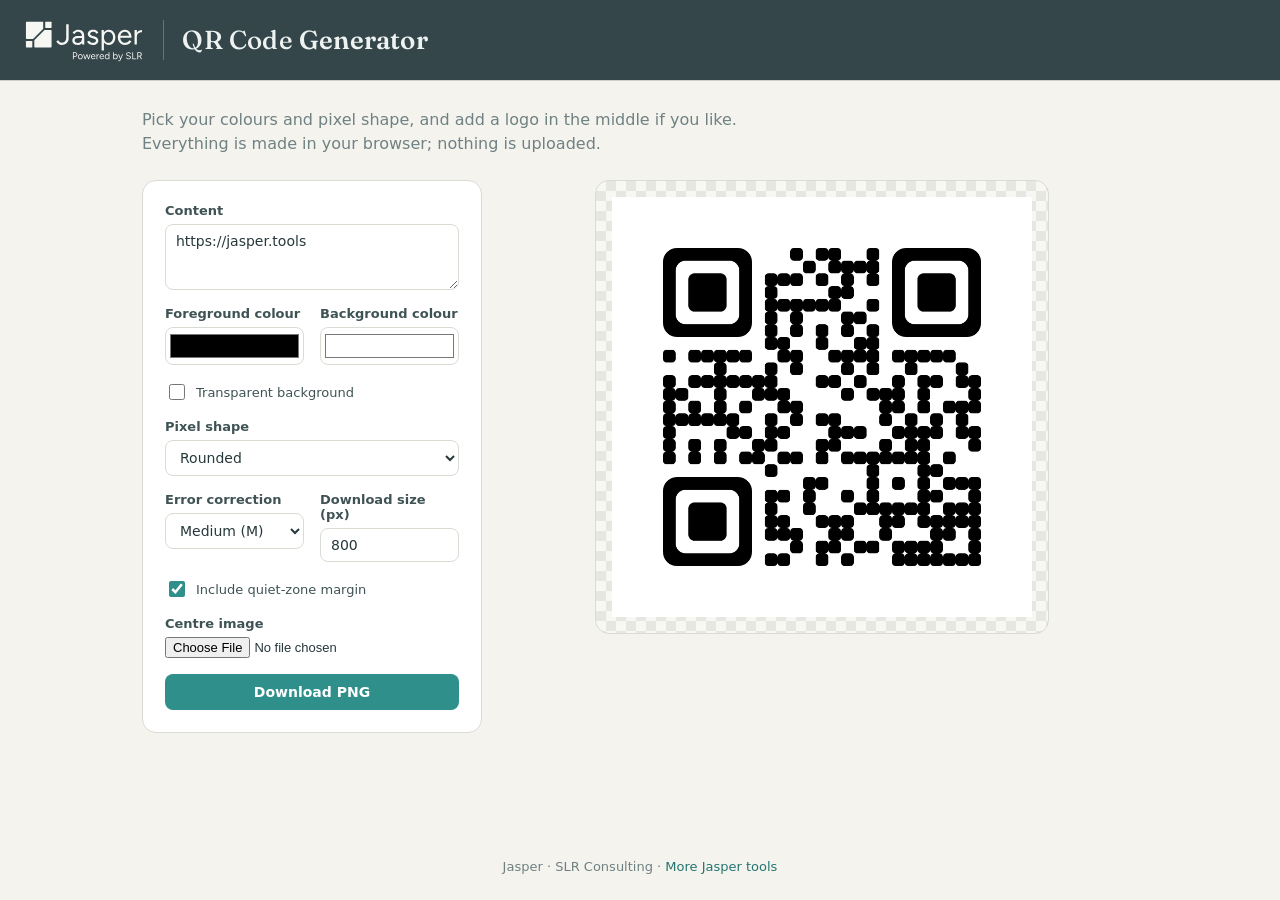
<file: QRCodes/index.html>
<!doctype html>
<html lang="en">
<head>
<meta charset="UTF-8">
<meta name="viewport" content="width=device-width, initial-scale=1.0">
<title>Jasper · QR Code Generator</title>
<meta name="description" content="Make QR codes with your own colours, pixel shapes and centre logo. Generated in your browser.">
<link rel="icon" type="image/svg+xml" href="brand/jasper-icon-cyan.svg">
<link rel="apple-touch-icon" href="brand/apple-touch-icon.png">
<!-- link previews (iMessage, WhatsApp, Slack…): these need a PNG at an absolute URL -->
<meta property="og:type" content="website">
<meta property="og:site_name" content="Jasper">
<meta property="og:title" content="Jasper · QR Code Generator">
<meta property="og:description" content="Make QR codes with your own colours, pixel shapes and centre logo.">
<meta property="og:url" content="https://qrcodes.jasper.tools/">
<meta property="og:image" content="https://qrcodes.jasper.tools/brand/jasper-share.png">
<meta property="og:image:width" content="512">
<meta property="og:image:height" content="512">
<meta property="og:image:alt" content="Jasper">
<meta name="twitter:card" content="summary">
<link rel="preconnect" href="https://fonts.googleapis.com">
<link rel="preconnect" href="https://fonts.gstatic.com" crossorigin>
<link href="https://fonts.googleapis.com/css2?family=Fraunces:opsz,wght@9..144,400;9..144,500;9..144,600&display=swap" rel="stylesheet">
<link rel="stylesheet" href="style.css">
</head>
<body>
<header id="brandbar">
  <a href="https://jasper.tools" class="home" title="All Jasper tools"><img class="logo" src="brand/jasper-logo-white.svg" alt="Jasper"></a>
  <div class="divider"></div>
  <a class="title" href="/" title="Start this tool fresh">QR Code <b>Generator</b></a>
</header>
<div class="app">
  <p class="subtitle">Pick your colours and pixel shape, and add a logo in the middle if you like. Everything is made in your browser; nothing is uploaded.</p>

  <div class="layout">
    <form class="controls" id="controls">

      <section class="field">
        <label for="content">Content</label>
        <textarea id="content" rows="3" placeholder="Enter a URL or text">https://jasper.tools</textarea>
      </section>

      <section class="field field-row">
        <div class="field-half">
          <label for="fgColor">Foreground colour</label>
          <input type="color" id="fgColor" value="#000000">
        </div>
        <div class="field-half">
          <label for="bgColor">Background colour</label>
          <input type="color" id="bgColor" value="#ffffff">
        </div>
      </section>

      <section class="field">
        <label class="checkbox-label">
          <input type="checkbox" id="transparentBg">
          Transparent background
        </label>
      </section>

      <section class="field">
        <label for="pixelShape">Pixel shape</label>
        <select id="pixelShape">
          <option value="square">Square</option>
          <option value="rounded" selected>Rounded</option>
          <option value="extra-rounded">Extra rounded</option>
          <option value="dots">Dots</option>
          <option value="classy">Classy (cut corners)</option>
          <option value="diamond">Diamond</option>
        </select>
      </section>

      <section class="field field-row">
        <div class="field-half">
          <label for="errorLevel">Error correction</label>
          <select id="errorLevel">
            <option value="L">Low (L)</option>
            <option value="M" selected>Medium (M)</option>
            <option value="Q">Quartile (Q)</option>
            <option value="H">High (H)</option>
          </select>
        </div>
        <div class="field-half">
          <label for="sizePx">Download size (px)</label>
          <input type="number" id="sizePx" value="800" min="100" max="4000" step="20">
        </div>
      </section>

      <section class="field">
        <label class="checkbox-label">
          <input type="checkbox" id="showMargin" checked>
          Include quiet-zone margin
        </label>
      </section>

      <section class="field">
        <label for="logoInput">Centre image</label>
        <div class="file-row">
          <input type="file" id="logoInput" accept="image/*">
          <button type="button" id="clearLogo" class="btn-secondary" hidden>Remove</button>
        </div>
      </section>

      <section class="field" id="logoOptions" hidden>
        <label for="logoSize">Logo size — <span id="logoSizeVal">22%</span></label>
        <input type="range" id="logoSize" min="10" max="35" value="22">
        <label class="checkbox-label">
          <input type="checkbox" id="logoBackdrop" checked>
          White backdrop behind the image
        </label>
      </section>

      <p class="hint" id="scanHint" hidden></p>

      <section class="field">
        <button type="button" id="downloadPng" class="btn-primary">Download PNG</button>
      </section>
    </form>

    <div class="preview">
      <div class="canvas-wrap" id="canvasWrap">
        <canvas id="qrCanvas"></canvas>
      </div>
    </div>
  </div>
</div>
<footer>Jasper · SLR Consulting · <a href="https://jasper.tools">More Jasper tools</a></footer>

<script src="qrcode-generator.js"></script>
<script src="app.js"></script>
</body>
</html>
</file>
<file: QRCodes/style.css>
:root {
  /* Jasper / SLR brand palette, shared with the other jasper.tools sites */
  --slate: #3f5355;
  --slate-d: #34464a;
  --bg: #f4f3ee;
  --panel: #ffffff;
  --border: #d9dcd2;
  --text: #27383a;
  --text-muted: #6f8182;
  --accent: #2f8f8b;
  --accent-hover: #247470;
  --cyan: #5ec5c2;
  --radius: 14px;
  --serif: 'Fraunces', Georgia, 'Times New Roman', serif;
}

* {
  box-sizing: border-box;
}

[hidden] {
  display: none !important;
}

body {
  margin: 0;
  min-height: 100vh;
  display: flex;
  flex-direction: column;
  font-family: system-ui, -apple-system, "Segoe UI", Roboto, sans-serif;
  background: var(--bg);
  color: var(--text);
}

/* brand header */
#brandbar {
  flex: none;
  height: 80px;
  background: var(--slate-d);
  display: flex;
  align-items: center;
  gap: 18px;
  padding: 0 22px;
  color: #fff;
  box-shadow: 0 1px 0 rgba(0, 0, 0, .15);
}
#brandbar .home { display: block; }
#brandbar img.logo { height: 46px; display: block; }
#brandbar .divider { width: 1px; height: 40px; background: rgba(255, 255, 255, .25); }
#brandbar .title { font-family: var(--serif); font-size: 26px; font-weight: 500; letter-spacing: .2px; color: #eef3f1; }
#brandbar .title b { font-weight: 600; }
#brandbar a.title { text-decoration: none; }

.app {
  flex: 1;
  width: 100%;
  max-width: 1040px;
  margin: 0 auto;
  padding: 28px 22px 48px;
}

.subtitle {
  margin: 0 0 24px;
  color: var(--text-muted);
  font-size: 16px;
  line-height: 1.5;
  max-width: 62ch;
}

footer {
  flex: none;
  text-align: center;
  font-size: 13px;
  color: var(--text-muted);
  padding: 18px 22px 26px;
}
footer a { color: var(--accent-hover); text-decoration: none; }
footer a:hover { text-decoration: underline; }

@media (max-width: 720px) {
  #brandbar { height: 56px; gap: 10px; padding: 0 16px; }
  #brandbar img.logo { height: 30px; }
  #brandbar .divider { height: 26px; }
  #brandbar .title { font-size: 18px; }
  .app { padding: 20px 16px 36px; }
}

.layout {
  display: grid;
  grid-template-columns: 340px 1fr;
  gap: 24px;
  align-items: start;
}

@media (max-width: 760px) {
  .layout {
    grid-template-columns: minmax(0, 1fr);
  }
  /* phones: the preview leads and stays in view while you scroll the settings */
  .preview {
    order: -1;
    top: 0;
    z-index: 5;
    margin: 0 -16px;
    padding: 10px 16px;
    background: var(--bg);
  }
  .canvas-wrap { padding: 10px; }
  .preview #qrCanvas { width: min(240px, 62vw); }
}

.controls {
  background: var(--panel);
  border: 1px solid var(--border);
  border-radius: var(--radius);
  min-width: 0;
  padding: 22px;
  display: flex;
  flex-direction: column;
  gap: 16px;
}

.field {
  display: flex;
  flex-direction: column;
  gap: 6px;
}

.field-row {
  flex-direction: row;
  gap: 16px;
}

.field-half {
  flex: 1;
  min-width: 0;
  display: flex;
  flex-direction: column;
  gap: 6px;
}

label {
  font-size: 13px;
  font-weight: 600;
  color: var(--slate);
}

textarea,
input[type="text"],
input[type="number"],
select {
  font-family: inherit;
  font-size: 14px;
  padding: 8px 10px;
  border: 1px solid var(--border);
  border-radius: 8px;
  background: var(--panel);
  color: var(--text);
  width: 100%;
}

textarea {
  resize: vertical;
}

input[type="color"] {
  width: 100%;
  height: 38px;
  padding: 2px;
  border: 1px solid var(--border);
  border-radius: 8px;
  background: var(--panel);
  cursor: pointer;
}

input[type="range"] {
  width: 100%;
}

input[type="file"] {
  font-size: 13px;
  flex: 1;
  min-width: 0; /* let a long file name shrink instead of pushing Remove out of the panel */
  overflow: hidden;
  text-overflow: ellipsis;
}

.checkbox-label {
  display: flex;
  align-items: center;
  gap: 8px;
  font-weight: 500;
  cursor: pointer;
}

.checkbox-label input {
  width: 16px;
  height: 16px;
}

.file-row {
  display: flex;
  align-items: center;
  gap: 8px;
}

.btn-primary,
.btn-secondary {
  font-family: inherit;
  font-size: 14px;
  font-weight: 600;
  padding: 10px 16px;
  border-radius: 8px;
  border: none;
  cursor: pointer;
}

.btn-primary {
  background: var(--accent);
  color: #fff;
  width: 100%;
}

.btn-primary:hover {
  background: var(--accent-hover);
}

.btn-secondary {
  background: transparent;
  color: var(--accent);
  border: 1px solid var(--border);
  white-space: nowrap;
}

.btn-secondary:hover {
  background: #e3f1ef;
}

input[type="checkbox"],
input[type="range"] {
  accent-color: var(--accent);
}

textarea:focus,
input:focus,
select:focus {
  outline: 2px solid var(--cyan);
  outline-offset: 1px;
}

.hint {
  margin: 0;
  font-size: 12px;
  color: #a06400;
  background: #fff6e5;
  border: 1px solid #f0dca0;
  border-radius: 8px;
  padding: 8px 10px;
}

.preview {
  display: flex;
  justify-content: center;
  align-items: flex-start;
  position: sticky;
  top: 24px;
}

.canvas-wrap {
  background-image:
    linear-gradient(45deg, #e6e7e0 25%, transparent 25%),
    linear-gradient(-45deg, #e6e7e0 25%, transparent 25%),
    linear-gradient(45deg, transparent 75%, #e6e7e0 75%),
    linear-gradient(-45deg, transparent 75%, #e6e7e0 75%);
  background-size: 20px 20px;
  background-position: 0 0, 0 10px, 10px -10px, -10px 0px;
  background-color: #f7f7f4;
  border: 1px solid var(--border);
  border-radius: var(--radius);
  padding: 16px;
  display: inline-flex;
}

#qrCanvas {
  max-width: 100%;
  width: 420px;
  height: auto;          /* stays square at any width */
  aspect-ratio: 1;
  display: block;
}
</file>
